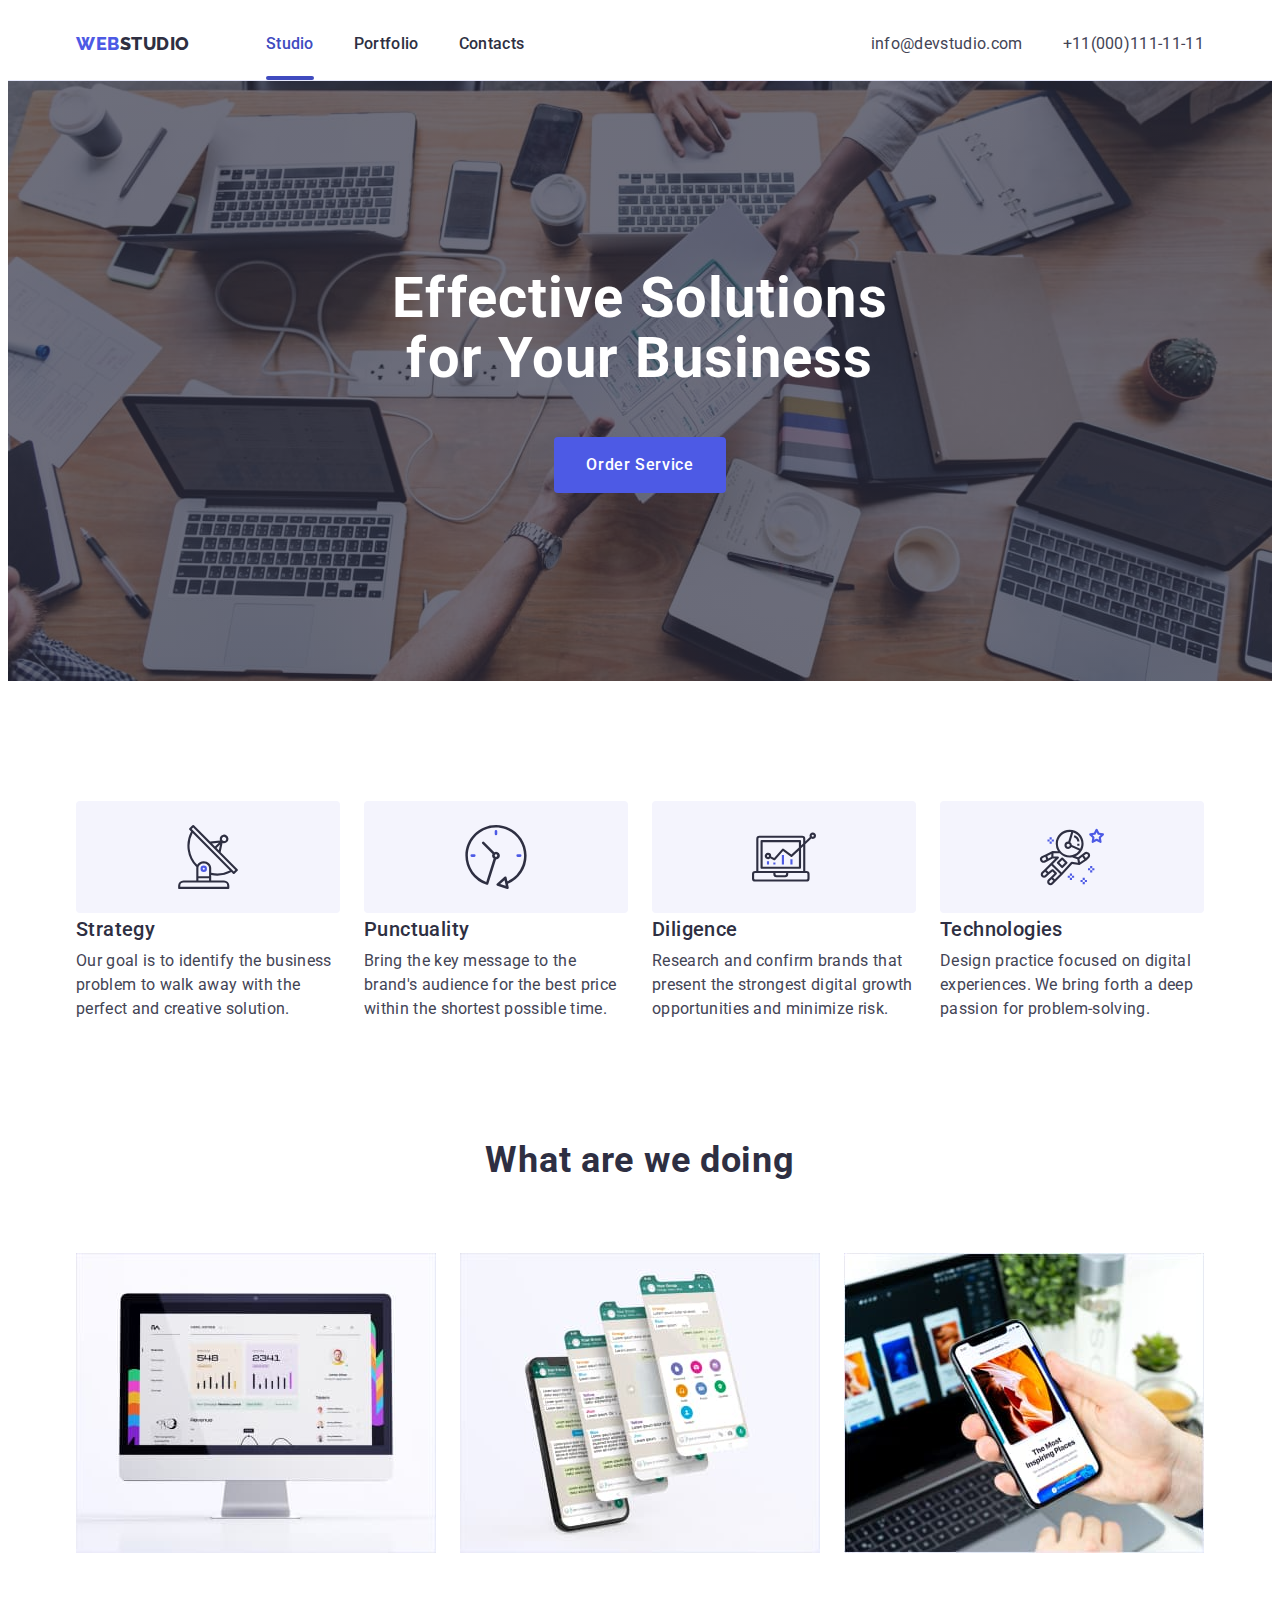
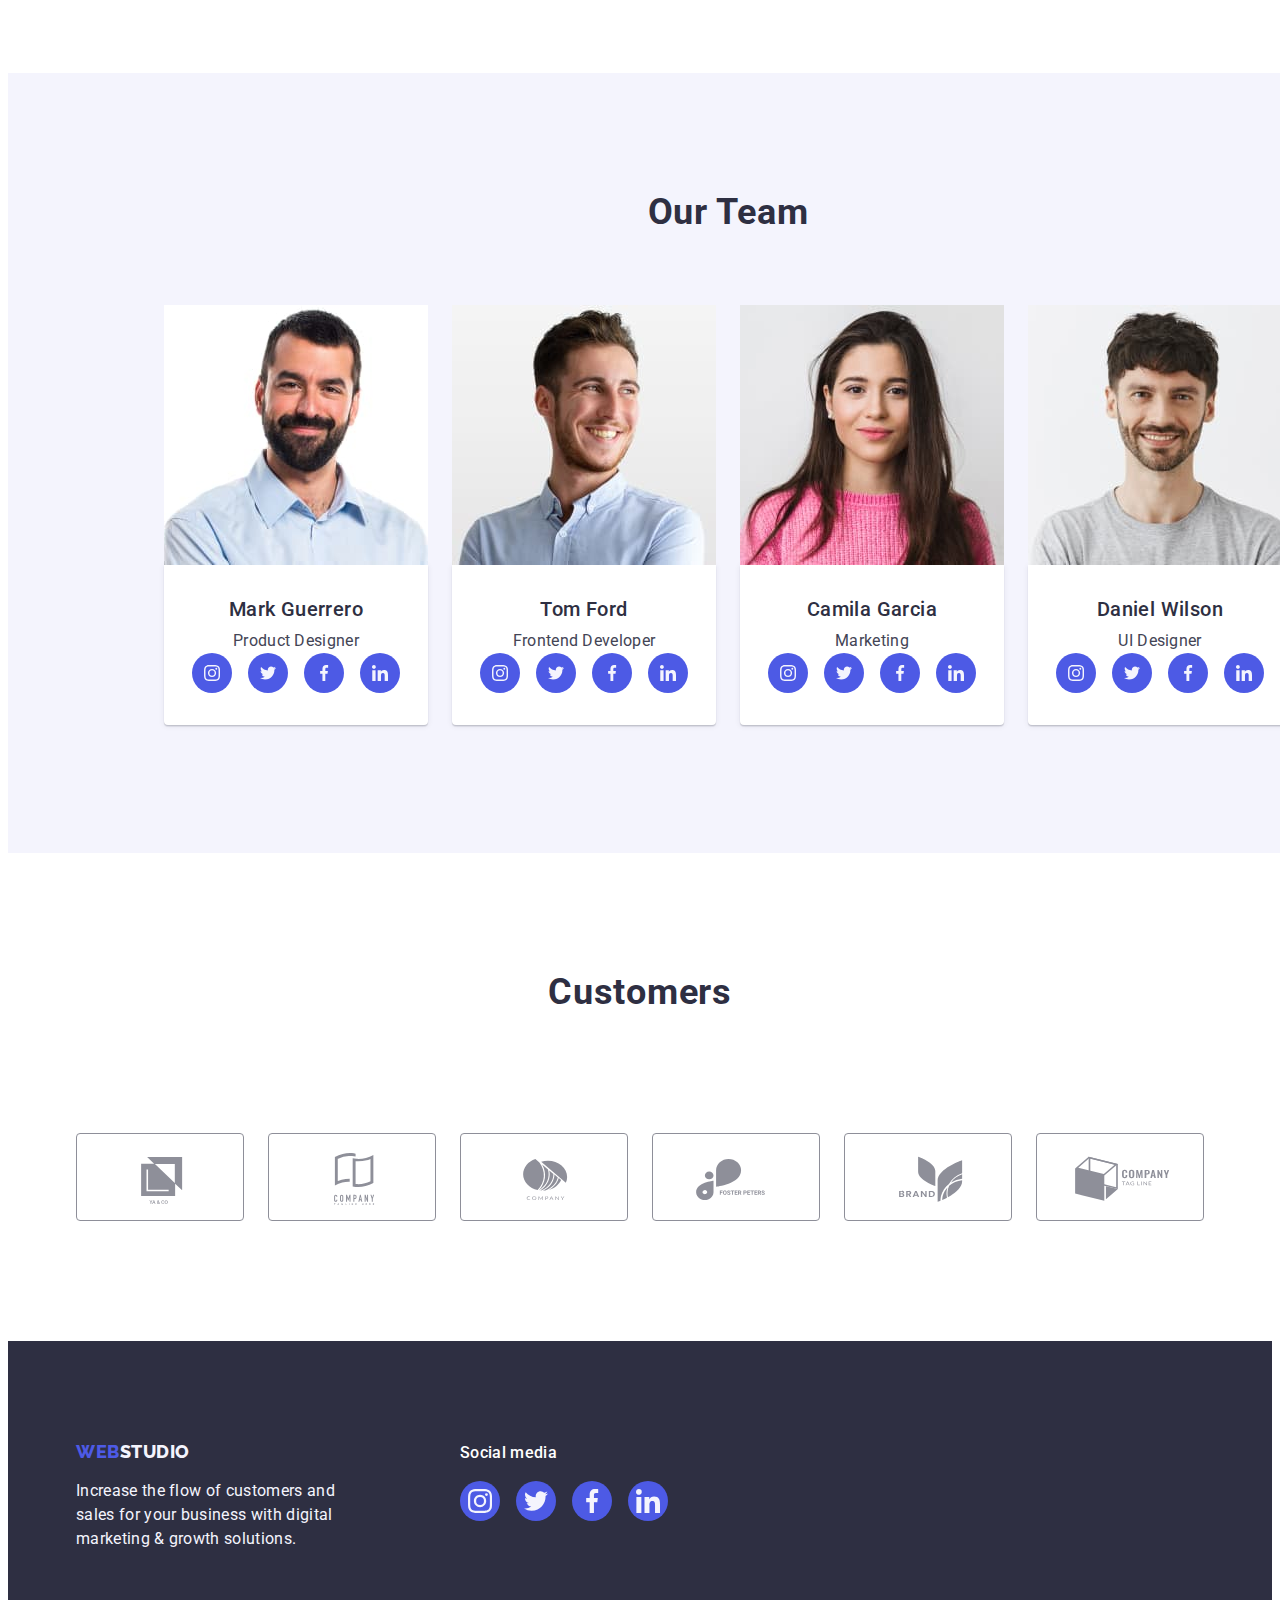
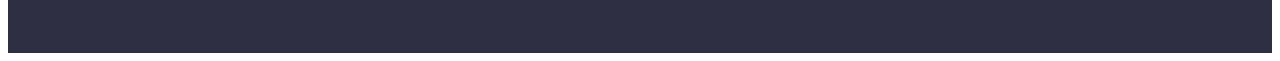
<file: index.html>
<!DOCTYPE html>
<html lang="en">
  <head>
    <meta charset="UTF-8" />
    <meta name="viewport" content="width=device-width, initial-scale=1.0" />
    <title>Main</title>
    <link rel="preconnect" href="https://fonts.googleapis.com" />
    <link rel="preconnect" href="https://fonts.gstatic.com" crossorigin />
    <link
      href="https://fonts.googleapis.com/css2?family=Abel&family=Montserrat:wght@400;700&family=Raleway:wght@800&family=Roboto:wght@400;500;700;900&display=swap"
      rel="stylesheet"
    />
    <link
      rel="stylesheet"
      href="https://cdnjs.cloudflare.com/ajax/libs/modern-normalize/2.0.0/modern-normalize.min.css"
      integrity="sha512-4xo8blKMVCiXpTaLzQSLSw3KFOVPWhm/TRtuPVc4WG6kUgjH6J03IBuG7JZPkcWMxJ5huwaBpOpnwYElP/m6wg=="
      crossorigin="anonymous"
      referrerpolicy="no-referrer"
    />
    <link rel="stylesheet" href="styles.css" />
  </head>
  <body>
    <header class="page-header">
      <div class="container header-wrapper">
          <nav>
            <a href="./index.html" class="logo-web"
              >Web<span class="logo-studio">Studio</span></a
            >
            <ul class="contact">
              <li>
                <a href="index.html" class="studio-portfolio-contacts current-page"
                  >Studio</a
                >
              </li>
              <li>
                <a href="./portfolio.html" class="studio-portfolio-contacts"
                  >Portfolio</a
                >
              </li>
              <li>
                <a href="#Contacts" class="studio-portfolio-contacts"
                  >Contacts</a
                >
              </li>
            </ul>
          </nav>
            <address class="main-address">
            <ul class="mail-nr">
              <li>
                <a href="mailto:info@devstudio.com" class="contacts"
                  >info@devstudio.com</a
                >
              </li>
              <li>
                <a href="tell:+11(000)111-11-11" class="contacts"
                  >+11(000)111-11-11</a
                >
              </li>
            </ul>
        </address>
      </div>
    </header>
    <main>
      <section class="main-heading">
        <div class="container">
        <h1 class="main-title">Effective Solutions for Your Business</h1>
        <button type="button" class="button-order-service" data-modal-open>
          Order Service
        </button>
      </div>
      </section>
      <section class="feature-sect">
      <div class="container">
        <ul class="features-list">
          <li class="feat-width">
            <svg class="feature-icon" width="64px"  height="64px">
              <use href="./images/icons.svg#icon-antenna-1"></use>
            </svg>
            <h3 class="skills">Strategy</h3>
            <p class="description-skills">
              Our goal is to identify the business<br />
              problem to walk away with the<br />
              perfect and creative solution.
            </p>
          </li>
          <li class="feat-width">
            <svg class="feature-icon" width="64px"  height="64px">
              <use href="./images/icons.svg#icon-clock-1"></use>
            </svg>
            <h3 class="skills">Punctuality</h3>
            <p class="description-skills">
              Bring the key message to the<br />
              brand's audience for the best price<br />
              within the shortest possible time.
            </p>
          </li>
          <li class="feat-width">
            <svg class="feature-icon" width="64px"  height="64px">
              <use href="./images/icons.svg#icon-diagram-1"></use>
            </svg>
            <h3 class="skills">Diligence</h3>
            <p class="description-skills">
              Research and confirm brands that<br />
              present the strongest digital growth<br />
              opportunities and minimize risk.
            </p>
          </li>
          <li class="feat-width">
            <svg class="feature-icon" width="64px"  height="64px">
              <use href="./images/icons.svg#icon-astronaut-1"></use>
            </svg>
            <h3 class="skills">Technologies</h3>
            <p class="description-skills">
              Design practice focused on digital<br />
              experiences. We bring forth a deep<br />
              passion for problem-solving.
            </p>
          </li>
        </ul>
      </section>
      <section class="what-we-do">
      <div class="container">
          <h2 class="second-header-one">What are we doing</h2>
          <ul class="pics">
            <li>
              <img
                src="images/photo3.jpg"
                alt="the macbook is showing some diagrams"
                width="360"
                height="300"
              />
            </li>
            <li>
              <img
                src="images/photo1.jpg"
                alt="the smartphone is showing new features in whatsapp"
                width="360"
                height="300"
              />
            </li>
            <li>
              <img
                src="images/photo2.jpg"
                alt="the man is holding smartphone and showing interesting things"
                width="360"
                height="300"
              />
            </li>
          </ul>
        </section>
      </div>
      <section class="our-team">
      <div class="container">
        <h2 class="second-header-two">Our Team</h2>
        <ul class="team-list">
          <li>
            <img
              src="images/photo3.1.jpg"
              alt="the man with a black bird who is smiling"
              width="264"
              height="260"
            />
            <div class="background-stuff">
              <h3 class="stuff">Mark Guerrero</h3>
              <p class="competence">Product Designer</p>
               <ul class="media-list">
                <li class="media-icon-round">
                  <a href="#">
              <svg width="16px" height="16px">
                <use href="./images/icons.svg#icon-instagram-2"></use>
              </svg></a>
            </li>
            <li class="media-icon-round">
              <a href="#">
              <svg  width="16px" height="16px">
                <use href="./images/icons.svg#icon-twitter-1"></use>
              </svg></a>
            </li>
              <li class="media-icon-round">
                <a href="#">
              <svg width="16px" height="16px">
                <use href="./images/icons.svg#icon-facebook-1"></use>
              </svg></a>
            </li>
              <li class="media-icon-round">
                <a href="#">
              <svg width="16px" height="16px">
                <use href="./images/icons.svg#icon-linkedin-1"></use>
              </svg></a>
            </li>
            </ul>
            </div>
          </li>
          <li>
            <img
              src="images/photo4.jpg"
              alt="the man who is smiling and looking to the side"
              width="264"
              height="260"
            />
            <div class="background-stuff">
              <h3 class="stuff">Tom Ford</h3>
              <p class="competence">Frontend Developer</p>
              <ul class="media-list">
                <li class="media-icon-round">
                  <a href="#">
              <svg width="16px" height="16px">
                <use href="./images/icons.svg#icon-instagram-2"></use>
              </svg></a>
            </li>
              <li class="media-icon-round">
                <a href="#">
              <svg width="16px" height="16px">
                <use href="./images/icons.svg#icon-twitter-1"></use>
              </svg></a>
            </li>
              <li class="media-icon-round">
                <a href="#">
              <svg width="16px" height="16px">
                <use href="./images/icons.svg#icon-facebook-1"></use>
              </svg></a>
              <li class="media-icon-round">
                <a href="#">
              <svg width="16px" height="16px">
                <use href="./images/icons.svg#icon-linkedin-1"></use>
              </svg></a>
            </li>
            </ul>
            </div>
          </li>
          <li>
            <img
              src="images/photo5.jpg"
              alt="the young women with brown hair"
              width="264"
              height="260"
            />
            <div class="background-stuff">
              <h3 class="stuff">Camila Garcia</h3>
              <p class="competence">Marketing</p>
              <ul class="media-list">
                <li class="media-icon-round">
                  <a href="#">
              <svg width="16px" height="16px">
                <use href="./images/icons.svg#icon-instagram-2"></use>
              </svg></a>
            </li>
              <li class="media-icon-round">
                <a href="#">
              <svg width="16px" height="16px">
                <use href="./images/icons.svg#icon-twitter-1"></use>
              </svg></a>
            </li>
              <li class="media-icon-round">
                <a href="#">
              <svg width="16px" height="16px">
                <use href="./images/icons.svg#icon-facebook-1"></use>
              </svg></a>
            </li>
              <li class="media-icon-round">
                <a href="#">
              <svg width="16px" height="16px">
                <use href="./images/icons.svg#icon-linkedin-1"></use>
              </svg></a>
            </li>
            </ul>
            </div>
          </li>
          <li>
            <img
              src="images/photo6.jpg"
              alt="the man with brown hair who is smiling"
              width="264"
              height="260"
            />
            <div class="background-stuff">
              <h3 class="stuff">Daniel Wilson</h3>
              <p class="competence">UI Designer</p>
              <ul class="media-list">
                <li class="media-icon-round">
                  <a href="#">
              <svg width="16px" height="16px">
                <use href="./images/icons.svg#icon-instagram-2"></use>
              </svg></a>
            </li>
              <li class="media-icon-round">
                <a href="#">
              <svg width="16px" height="16px">
                <use href="./images/icons.svg#icon-twitter-1"></use>
              </svg></a>
            </li>
              <li class="media-icon-round">
                <a href="#">
              <svg width="16px" height="16px">
                <use href="./images/icons.svg#icon-facebook-1"></use>
              </svg></a>
            </li>
              <li class="media-icon-round">
                <a href="#">
              <svg width="16px" height="16px">
                <use href="./images/icons.svg#icon-linkedin-1"></use>
              </svg></a>
            </ul>
            </div>
          </li>
        </ul>
      </div>
      </section>
      <section class="customers">
        <div class="container"></div>
        <h2 class="header-customers">Customers</h2>
        <ul class="custom-list">
          <li class="icon-border">
          <a class="customers-hov" href="#">
             <svg width="168px" height="88px">
            <use href="./images/icons.svg#icon-Client-1"></use>
            </svg>
          </a>
        </li>
        <li class="icon-border">
          <a class="customers-hov" href="#"> 
            <svg width="168px" height="88px">
            <use href="./images/icons.svg#icon-Client-2"></use>
            </svg>
          </a>
        </li>
          <li class="icon-border">
          <a class="customers-hov" href="#"> 
            <svg width="168px" height="88px">
            <use href="./images/icons.svg#icon-Client-3"></use>
            </svg>
          </a>
        </li>
          <li class="icon-border">
          <a class="customers-hov" href="#"> 
            <svg width="168px" height="88px">
            <use href="./images/icons.svg#icon-Client-4"></use>
            </svg>
          </a>
        </li>
          <li class="icon-border">
          <a  href="#"> 
            <svg class="customers-hov" width="168px" height="88px">
            <use href="./images/icons.svg#icon-Client-5"></use>
            </svg>
          </a>
        </li>
          <li class="icon-border">
          <a class="customers-hov" href="#"> 
            <svg width="168px" height="88px">
            <use href="./images/icons.svg#icon-Client-6"></use>
            </svg>
          </a>
        </li>
        </ul>
      </section>
    </main>
    <footer class="footer-background">
      <div class="container footer-add">
      <div><a class="logo-web-footer" href="./index.html"
        >Web<span class="logo-studio-footer">Studio</span></a
      >
      <p class="footer-description">
        Increase the flow of customers and sales for your business with
        digital marketing & growth solutions.
      </p>
    </div>
      <div class="footer-wrapper">
      <p class="footer-header-media">Social media</p>
      <ul class="media-list">
        <li class="media-footer-round">
          <a href="#">
      <svg class="social-media" width="24px" height="24px">
        <use href="./images/icons.svg#icon-instagram-2"></use>
      </svg></a>
    </li>
      <li class="media-footer-round">
        <a href="#">
      <svg class="social-media" width="24px" height="24px">
        <use href="./images/icons.svg#icon-twitter-1"></use>
      </svg></a>
    </li>
      <li class="media-footer-round">
        <a href="#">
      <svg class="social-media" width="24px" height="24px">
        <use href="./images/icons.svg#icon-facebook-1"></use>
      </svg></a>
      <li class="media-footer-round">
        <a href="#">
      <svg class="social-media" width="24px" height="24px">
        <use href="./images/icons.svg#icon-linkedin-1"></use>
      </svg></a>
    </li>
    </ul>
  </div>
  </div>
  </footer>
  
  <div class="modal is-hidden" data-modal>
   <div class="modal-body">
    <button class="modal-close" data-modal-close>
      <svg width="8px" height="8px">
        <use href="./images/close-button.svg#icon-close-button"></use>
      </svg>
    </button>
   </div>
  </div>

  <script src="./js/modal.js"></script>
  </body>
</html>
</file>
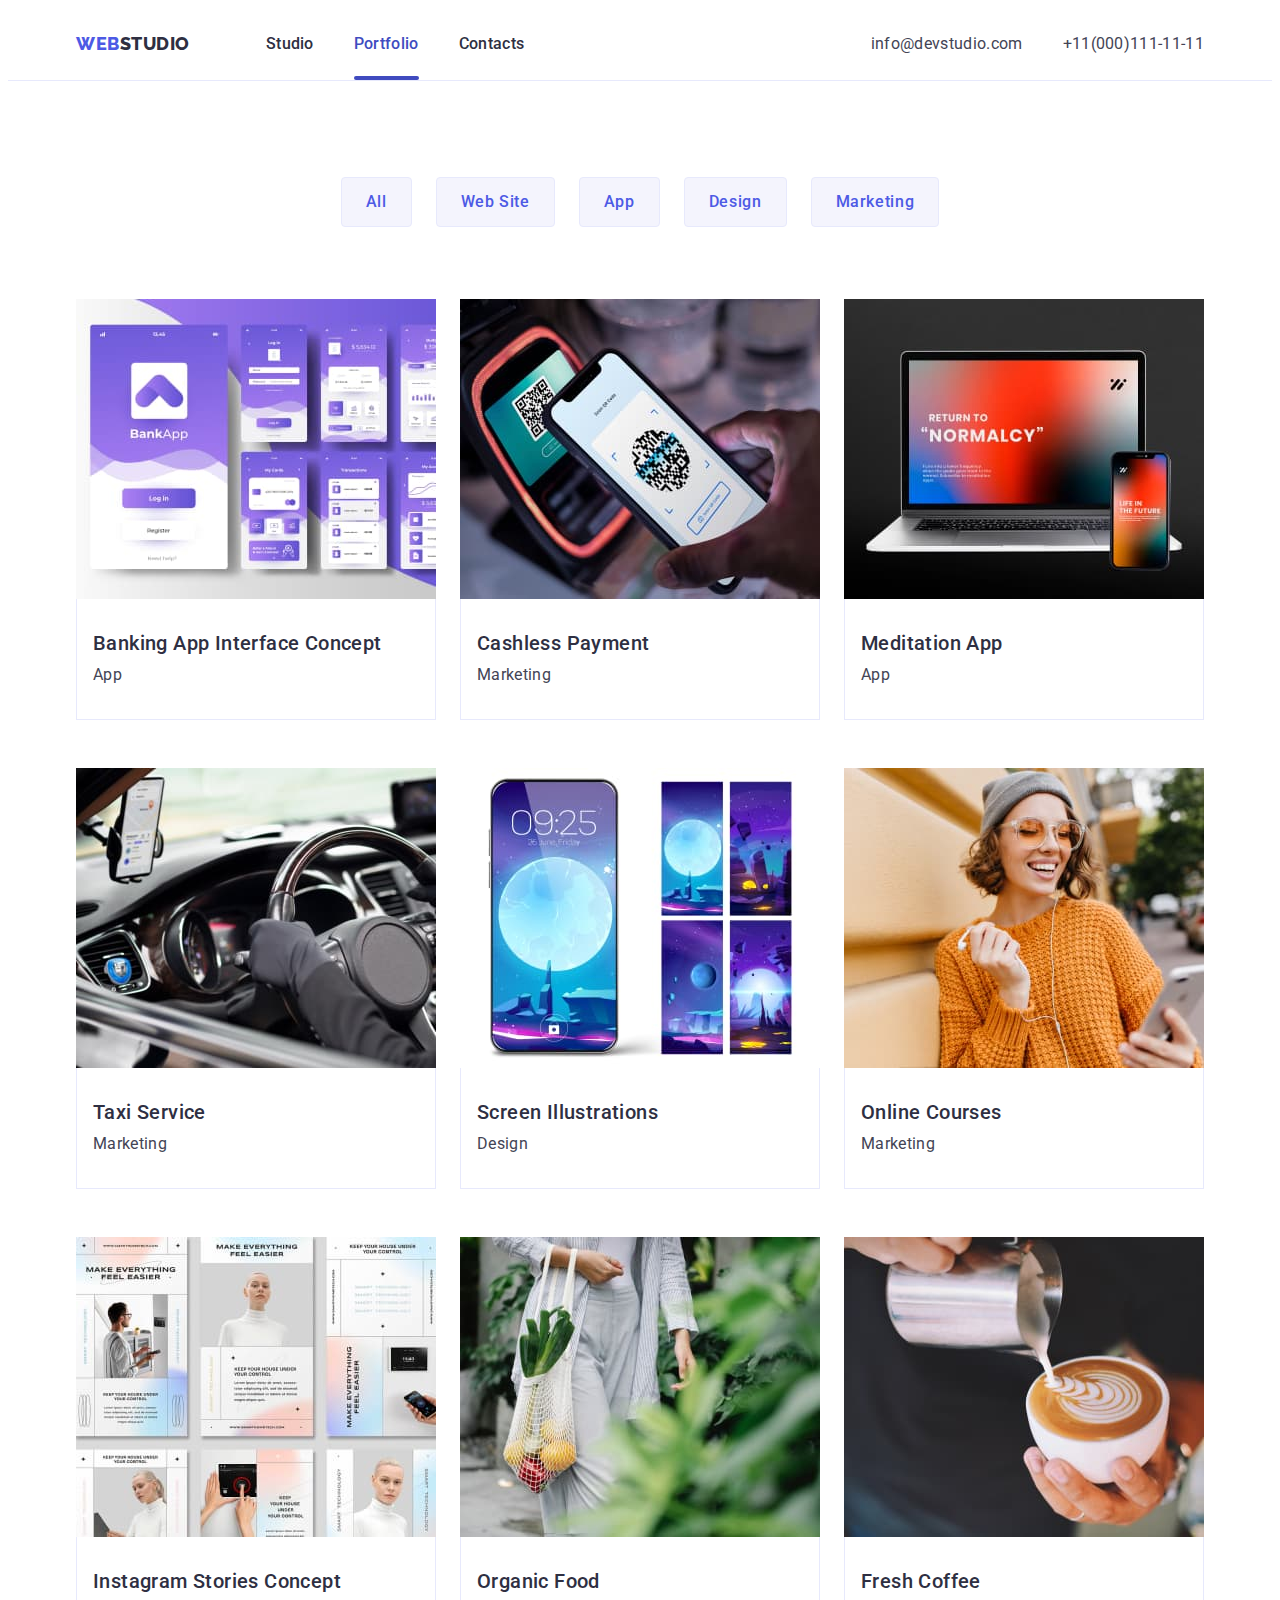
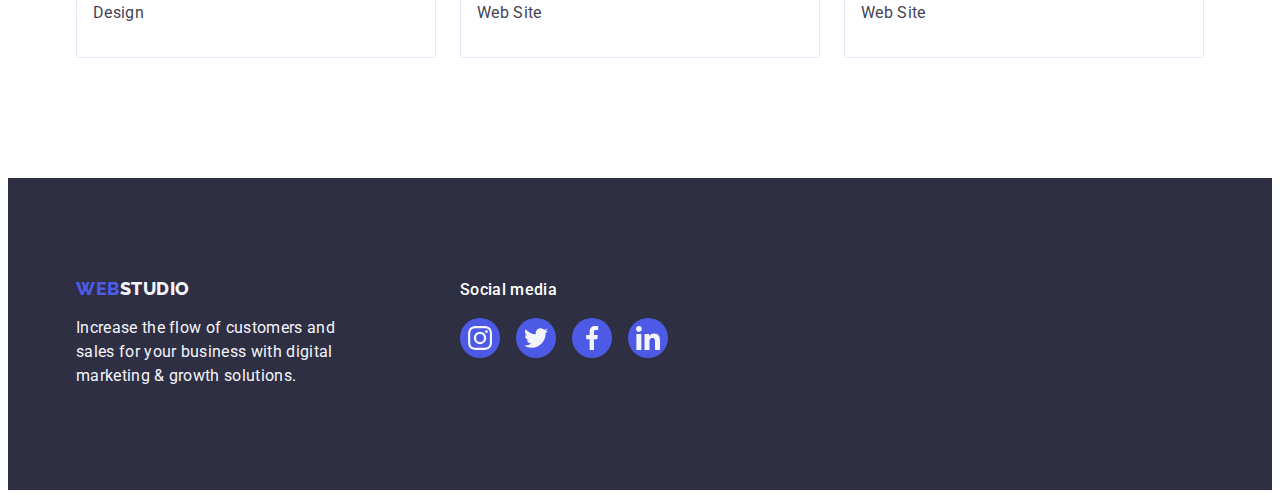
<file: portfolio.html>
<!DOCTYPE html>
<html lang="en">
  <head>
    <meta charset="UTF-8" />
    <meta name="viewport" content="width=device-width, initial-scale=1.0" />
    <title>Portfolio</title>
    <link rel="preconnect" href="https://fonts.googleapis.com" />
    <link rel="preconnect" href="https://fonts.gstatic.com" crossorigin />
    <link
      href="https://fonts.googleapis.com/css2?family=Abel&family=Montserrat:wght@400;700&family=Raleway:wght@700;800&family=Roboto:wght@400;500;700;900&display=swap"
      rel="stylesheet"
    />
    <link
      rel="stylesheet"
      href="https://cdnjs.cloudflare.com/ajax/libs/modern-normalize/2.0.0/modern-normalize.min.css"
      integrity="sha512-4xo8blKMVCiXpTaLzQSLSw3KFOVPWhm/TRtuPVc4WG6kUgjH6J03IBuG7JZPkcWMxJ5huwaBpOpnwYElP/m6wg=="
      crossorigin="anonymous"
      referrerpolicy="no-referrer"
    />
    <link rel="stylesheet" href="styles.css" />
  </head>
  <body>
    <header class="page-header">
      <div class="container header-wrapper">
        <nav>
          <a href="./index.html" class="logo-web"
            >Web<span class="logo-studio">Studio</span></a
          >
          <ul class="contact">
            <li>
              <a href="index.html" class="studio-portfolio-contacts">Studio</a>
            </li>
            <li>
              <a href="./portfolio.html" class="studio-portfolio-contacts current-page"
                >Portfolio</a
              >
            </li>
            <li>
              <a href="#Contacts" class="studio-portfolio-contacts">Contacts</a>
            </li>
          </ul>
        </nav>
        <address class="main-address">
          <ul class="mail-nr">
            <li>
              <a href="mailto:info@devstudio.com" class="contacts"
                >info@devstudio.com</a
              >
            </li>
            <li>
              <a href="tell:+11(000)111-11-11" class="contacts"
                >+11(000)111-11-11</a
              >
            </li>
          </ul>
        </address>
      </div>
    </header>
    <main>
      <h1 class="visually-hidden">Portfolio</h1>
      <h2 class="visually-hidden">Con</h2>
      <section class="nishes">
        <div class="container">
          <ul class="serv-list">
            <li><button class="service-buttons" type="button">All</button></li>
            <li><button class="service-buttons" type="button">Web Site</button></li>
            <li><button class="service-buttons" type="button">App</button></li>
            <li><button class="service-buttons" type="button">Design</button></li>
            <li><button class="service-buttons" type="button">Marketing</button></li>
          </ul>
          <ul class="apps">
            <li>
              <a href="#">
                <div class="card-image-wrapper">
              <img
                src="images/photo(44).jpg"
                alt="Bank application's purple and white design"
                width="360"
                height="300"
              />
              <div class="card-image-description"><p>14 Stylish and User-Friendly App Design Concepts · 
                Task Manager App · Calorie Tracker App · Exotic Fruit Ecommerce 
                App · Cloud Storage App</p>
              </div></div>
              <div class="border-img">
                <h3 class="third-header">Banking App Interface Concept</h3>
                <p class="description">App</p>
              </div>
            </a>
            </li>
            <li>
              <a href="#">
                <div class="card-image-wrapper">
              <img
                src="images/photo(55).jpg"
                alt="The man is scanning QR code"
                width="360"
                height="300"
              />
              <div class="card-image-description"><p>14 Stylish and User-Friendly App Design Concepts · 
                Task Manager App · Calorie Tracker App · Exotic Fruit Ecommerce 
                App · Cloud Storage App</p>
              </div></div>
              <div class="border-img">
                <h3 class="third-header">Cashless Payment</h3>
                <p class="description">Marketing</p>
              </div>
            </a>
            </li>
            <li>
              <a href="#">
                <div class="card-image-wrapper">
              <img
                src="images/photo(66).jpg"
                alt="The laptop and smartphone on the black background"
                width="360"
                height="300"
              />
              <div class="card-image-description"><p>14 Stylish and User-Friendly App Design Concepts · 
                Task Manager App · Calorie Tracker App · Exotic Fruit Ecommerce 
                App · Cloud Storage App</p>
              </div></div>
              <div class="border-img">
                <h3 class="third-header">Meditation App</h3>
                <p class="description">App</p>
              </div>
            </a>
            </li>
            <li>
              <a href="#">
                <div class="card-image-wrapper">
              <img
                src="images/photo(77).jpg"
                alt="The man is holding steering wheel in black gloves"
                width="360"
                height="300"
              />
              <div class="card-image-description"><p>14 Stylish and User-Friendly App Design Concepts · 
                Task Manager App · Calorie Tracker App · Exotic Fruit Ecommerce 
                App · Cloud Storage App</p>
              </div></div>
              <div class="border-img">
                <h3 class="third-header">Taxi Service</h3>
                <p class="description">Marketing</p>
              </div>
            </a>
            </li>
            <li>
              <a href="#">
                <div class="card-image-wrapper">
              <img
                src="images/photo(88).jpg"
                alt="The smartphone with different designs of the main screen"
                width="360"
                height="300"
              />
              <div class="card-image-description"><p>14 Stylish and User-Friendly App Design Concepts · 
                Task Manager App · Calorie Tracker App · Exotic Fruit Ecommerce 
                App · Cloud Storage App</p>
              </div></div>
              <div class="border-img">
                <h3 class="third-header">Screen Illustrations</h3>
                <p class="description">Design</p>
              </div>
            </a>
            </li>
            <li>
              <a href="#">
                <div class="card-image-wrapper">
              <img
                src="images/photo(99).jpg"
                alt="The woman in orange blouse is looking at the smartphone and smiling"
                width="360"
                height="300"
              />
              <div class="card-image-description"><p>14 Stylish and User-Friendly App Design Concepts · 
                Task Manager App · Calorie Tracker App · Exotic Fruit Ecommerce 
                App · Cloud Storage App</p>
              </div></div>
              <div class="border-img">
                <h3 class="third-header">Online Courses</h3>
                <p class="description">Marketing</p>
              </div>
            </a>
            </li>
            <li>
              <a href="#">
                <div class="card-image-wrapper">
              <img
                src="images/photo(10).jpg"
                alt="Different designs of the application"
                width="360"
                height="300"
              />
              <div class="card-image-description"><p>14 Stylish and User-Friendly App Design Concepts · 
                Task Manager App · Calorie Tracker App · Exotic Fruit Ecommerce 
                App · Cloud Storage App</p>
              </div></div>
              <div class="border-img">
                <h3 class="third-header">Instagram Stories Concept</h3>
                <p class="description">Design</p>
              </div>
            </a>
            </li>
            <li>
              <a href="#">
                <div class="card-image-wrapper">
              <img
                src="images/photo(11).jpg"
                alt="The woman is holding vegetables in her bag"
                width="360"
                height="300"
              />
              <div class="card-image-description"><p>14 Stylish and User-Friendly App Design Concepts · 
                Task Manager App · Calorie Tracker App · Exotic Fruit Ecommerce 
                App · Cloud Storage App</p>
              </div></div>
              <div class="border-img">
                <h3 class="third-header">Organic Food</h3>
                <p class="description">Web Site</p>
              </div>
            </a>
            </li>
            <li>
              <a href="#">
                <div class="card-image-wrapper">
              <img
                src="images/photo(12).jpg"
                alt="The man is making latte art in the cup"
                width="360"
                height="300"
              />
              <div class="card-image-description"><p>14 Stylish and User-Friendly App Design Concepts · 
                Task Manager App · Calorie Tracker App · Exotic Fruit Ecommerce 
                App · Cloud Storage App</p>
              </div></div>
              <div class="border-img">
                <h3 class="third-header">Fresh Coffee</h3>
                <p class="description">Web Site</p>
              </div>
            </a>
             
            </li>
          </ul>
        </div>
      </section>
    </main>
    <footer class="footer-background">
      <div class="container footer-add">
      <div><a class="logo-web-footer" href="./index.html"
        >Web<span class="logo-studio-footer">Studio</span></a
      >
      <p class="footer-description">
        Increase the flow of customers and sales for your business with
        digital marketing & growth solutions.
      </p>
    </div>
      <div class="footer-wrapper">
      <p class="footer-header-media">Social media</p>
      <ul class="media-list">
        <li class="media-footer-round">
          <a href="#">
      <svg class="social-media" width="24px" height="24px">
        <use href="./images/icons.svg#icon-instagram-2"></use>
      </svg></a>
    </li>
      <li class="media-footer-round">
        <a href="#">
      <svg class="social-media" width="24px" height="24px">
        <use href="./images/icons.svg#icon-twitter-1"></use>
      </svg></a>
    </li>
      <li class="media-footer-round">
        <a href="#">
      <svg class="social-media" width="24px" height="24px">
        <use href="./images/icons.svg#icon-facebook-1"></use>
      </svg></a>
      <li class="media-footer-round">
        <a href="#">
      <svg class="social-media" width="24px" height="24px">
        <use href="./images/icons.svg#icon-linkedin-1"></use>
      </svg></a>
    </li>
    </ul>
  </div>
  </div>
  </footer>
    </div>
  </body>
</html>
</file>
<file: styles.css>
*,
*::before,
*::after {
  box-sizing: border-box;
}
html {
  overflow: auto;
  box-sizing: border-box;
}
body {
  color: #2e2f42;
  font-family: "Roboto", sans-serif;
}
:root {
  --brand-color: #434455;
}
.container {
  width: 1158px;
  margin: 0 auto;
  padding: 0 15px;
}
.section {
  padding-top: 120px;
  padding-bottom: 120px;
}
h1,
h2,
h3,
h4,
h5,
h6,
p {
  margin: 0;
}
img {
  display: block;
  max-width: 100%;
  height: auto;
}
button {
  cursor: pointer;
  border: none;
  border-radius: 4px;
}
a {
  text-decoration: none;
}
ul,
ol {
  list-style: none;
  margin: 0;
  padding-left: 0;
}
.visually-hidden {
  position: absolute;
  width: 1px;
  height: 1px;
  margin: -1px;
  border: 0;
  padding: 0;

  white-space: nowrap;
  clip-path: inset(100%);
  clip: rect(0 0 0 0);
  overflow: hidden;
}
.header-wrapper {
  display: flex;
  align-items: center;
}
.page-header {
  border-bottom: 1px solid var(--cornflower, #e7e9fc);
}
.header-wrapper > nav {
  display: flex;
  gap: 76px;
}
.main-address {
  margin-left: auto;
}
.contact {
  display: flex;
  gap: 40px;
  margin: 0;
  padding: 0;
}
.mail-nr {
  display: flex;
  gap: 40px;
  margin: 0;
  padding: 0;
}
nav {
  align-items: center;
  margin-right: 0px;
}
.logo-web {
  color: #4d5ae5;
  font-family: "Raleway", sans-serif;
  font-size: 18px;
  font-style: normal;
  font-weight: 800;
  line-height: 1.17;
  text-transform: uppercase;
  letter-spacing: 0.54px;
}
.logo-web:focus {
  background-color: inherit;
  border-style: none;
}
.logo-studio {
  color: #2e2f42;
  margin: auto;
  display: inline;
  padding-right: 0;
}
.logo-studio-footer {
  color: #f4f4fd;
}
.logo-web-footer {
  color: #4d5ae5;
  font-family: "Raleway", sans-serif;
  font-size: 18px;
  font-style: normal;
  font-weight: 800;
  line-height: 1.17;
  text-transform: uppercase;
  letter-spacing: 0.54px;
  display: inline-flex;
  margin: 0;
  margin-bottom: 17px;
}

.studio-portfolio-contacts {
  font-size: 16px;
  font-style: normal;
  font-weight: 500;
  line-height: 1.5;
  color: #2e2f42;
  letter-spacing: 0.32px;
  padding: 24px 0;
  display: block;
}
.studio-portfolio-contacts:hover,
.studio-portfolio-contacts:focus {
  color: #404bbf;
  background-color: inherit;
  border-style: none;
  transition-duration: 250ms;
  transition-timing-function: cubic-bezier(0.4, 0, 0.2, 1);
}
.current-page {
  position: relative;
  color: #404bbf;
}
.current-page::after {
  position: absolute;
  content: "";
  width: 100%;
  height: 4px;
  left: 0;
  bottom: 0;
  border-radius: 2px;
  background: var(--ocean, #404bbf);
  gap: 20px;
}
.contacts {
  color: var(--brand-color);
  font-size: 16px;
  font-style: normal;
  font-weight: 400;
  line-height: 1.5;
  letter-spacing: 0.32px;
}
.contacts:hover,
.contacts:focus {
  color: #404bbf;
  background-color: inherit;
  border-style: none;
  transition-duration: 250ms;
  transition-timing-function: cubic-bezier(0.4, 0, 0.2, 1);
}
.main-heading {
  background-image: linear-gradient(to bottom, #2e2f42b2, #2e2f42b2),
    url("images/people.jpg");
  background-repeat: no-repeat;
  background-position: center;
  padding: 188px 0;
  text-align: center;
  max-width: 1440px;
  height: 600px;
  margin: 0 auto;
}
.main-title {
  color: #ffffff;
  font-size: 56px;
  font-style: normal;
  font-weight: 700;
  line-height: 1.07;
  letter-spacing: 1.12px;
  max-width: 496px;
  margin: 0 auto;
  margin-bottom: 48px;
}
.button-order-service {
  color: #ffffff;
  background-color: #4d5ae5;
  font-size: 16px;
  font-style: normal;
  font-weight: 500;
  line-height: 1.5;
  letter-spacing: 0.64px;
  font-family: inherit;
  display: inline-flex;
  padding: 16px 32px;
  gap: 10px;
}
.button-order-service:hover,
.button-order-service:focus {
  background-color: #404bbf;
  transition-duration: 250ms;
  transition-timing-function: cubic-bezier(0.4, 0, 0.2, 1);
}
.feature-sect {
  padding: 120px 0;
}
.features-list {
  display: flex;
  gap: 24px;
  margin-right: 0;
}
.feat-width {
  width: 264px;
}
.feature-icon {
  box-sizing: content-box;
  background-color: #f4f4fd;
  width: 100%;
  border-radius: 4px;
  padding-top: 24px;
  padding-bottom: 24px;
}
.what-we-do {
  padding-bottom: 120px;
}
.second-header-one {
  font-size: 36px;
  font-style: normal;
  font-weight: 700;
  line-height: 1.11;
  letter-spacing: 0.72px;
  color: #2e2f42;
  text-align: center;
  margin-bottom: 72px;
}
.pics {
  display: flex;
  gap: 24px;
}
.team-list {
  display: flex;
  gap: 24px;
}
.second-header-two {
  font-size: 36px;
  font-style: normal;
  font-weight: 700;
  line-height: 1.11;
  letter-spacing: 0.72px;
  color: #2e2f42;
  text-align: center;
  margin-bottom: 72px;
}
.our-team {
  background: var(--cloud, #f4f4fd);
  padding: 120px 0;
  margin: 0 auto;
  width: 1440px;
  height: 780px;
}
.third-header {
  font-size: 20px;
  font-style: normal;
  font-weight: 500;
  line-height: 1.2;
  letter-spacing: 0.4px;
  color: #2e2f42;
}
.skills {
  font-size: 20px;
  font-style: normal;
  font-weight: 500;
  line-height: 1.2;
  letter-spacing: 0.4px;
  color: #2e2f42;
  margin-bottom: 8px;
}
.description-skills {
  color: var(--brand-color);
  font-size: 16px;
  font-style: normal;
  font-weight: 400;
  line-height: 1.5;
  letter-spacing: 0.32px;
}
.stuff {
  font-size: 20px;
  font-style: normal;
  font-weight: 500;
  line-height: 1.2;
  letter-spacing: 0.4px;
  color: #2e2f42;
  text-align: center;
  margin-top: 0px;
}
.competence {
  color: var(--brand-color);
  font-size: 16px;
  font-style: normal;
  font-weight: 400;
  line-height: 1.5;
  letter-spacing: 0.32px;
  text-align: center;
  margin-top: 8px;
}
.background-stuff {
  padding: 32px 0;
  border-radius: 0px 0px 4px 4px;
  background: var(--white, #fff);
  box-shadow: 0px 2px 1px 0px rgba(46, 47, 66, 0.08),
    0px 1px 1px 0px rgba(46, 47, 66, 0.16),
    0px 1px 6px 0px rgba(46, 47, 66, 0.08);
}
.background-stuff:hover,
:focus {
  box-shadow: 0px 2px 1px 0px rgba(46, 47, 66, 0.08),
    0px 1px 1px 0px rgba(46, 47, 66, 0.16),
    0px 1px 6px 0px rgba(46, 47, 66, 0.08);
  transition-duration: 250ms;
  transition-timing-function: cubic-bezier(0.4, 0, 0.2, 1);
}
.background-stuff > img {
  margin-bottom: 0px;
  padding-bottom: 120 0;
}
.nishes {
  padding-top: 96px;
  padding-bottom: 120px;
}
.apps {
  display: flex;
  gap: 48px 24px;
  flex-wrap: wrap;
}

.card-image-wrapper {
  position: relative;
  overflow: hidden;
}
.card-image-wrapper > img {
  display: block;
  max-width: 100%;
  height: 100%;
}

.card-image-description {
  width: 360px;
  height: 300px;
  position: absolute;
  inset: 0;
  background-color: var(--iris, #4d5ae5);
  translate: 0 100% 0;
  transition: translate 250ms;
  color: var(--cloud, #f4f4fd);
  font-family: "Roboto", sans-serif;
  font-size: 16px;
  font-style: normal;
  font-weight: 400;
  line-height: 24px;
  letter-spacing: 0.32px;
  padding-top: 40px;
  padding-left: 32px;
}
.apps a:hover .card-image-description {
  translate: 0;
  transition-duration: 250ms;
  transition-timing-function: cubic-bezier(0.4, 0, 0.2, 1);
}
.description {
  color: var(--brand-color);
  font-size: 16px;
  font-style: normal;
  font-weight: 400;
  line-height: 1.5;
  letter-spacing: 0.32px;
  margin-top: 8px;
}
.footer-background {
  background: #2e2f42;
  padding: 100px 0;
  max-width: 1440px;
  margin: 0 auto;
  height: 312px;
}
.footer-description {
  color: #f4f4fd;
  font-size: 16px;
  font-style: normal;
  font-weight: 400;
  line-height: 1.5;
  letter-spacing: 0.32px;
  max-width: 264px;
}
.service-buttons {
  color: #4d5ae5;
  font-size: 16px;
  font-style: normal;
  font-weight: 500;
  line-height: 1.5;
  letter-spacing: 0.64px;
  background-color: #f4f4fd;
  font-family: "Roboto", sans-serif;
  padding: 12px 24px;
  border: 1px solid var(--cornflower, #e7e9fc);
}
.service-buttons:hover,
.service-buttons:focus {
  background-color: #404bbf;
  color: white;
  box-shadow: 0px 2px 2px 0px rgba(0, 0, 0, 0.12),
    0px 1px 2px 0px rgba(0, 0, 0, 0.08), 0px 3px 1px 0px rgba(0, 0, 0, 0.1);
  transition-duration: 250ms;
  transition-timing-function: cubic-bezier(0.4, 0, 0.2, 1);
}
.serv-list {
  display: flex;
  gap: 24px;
  justify-content: center;
  margin-bottom: 72px;
}
a {
  text-decoration: none;
}
li {
  list-style: none;
}
.border-img {
  border-bottom: 1px solid var(--cornflower, #e7e9fc);
  border-left: 1px solid var(--cornflower, #e7e9fc);
  border-right: 1px solid var(--cornflower, #e7e9fc);
  padding: 32px 16px;
}
.apps > li:hover,
:focus {
  box-shadow: 0px 2px 1px 0px rgba(46, 47, 66, 0.08),
    0px 1px 1px 0px rgba(46, 47, 66, 0.16),
    0px 1px 6px 0px rgba(46, 47, 66, 0.08);
  transition-duration: 250ms;
  transition-timing-function: cubic-bezier(0.4, 0, 0.2, 1);
}
.media-list {
  display: flex;
  align-items: center;
  justify-content: center;
  gap: 16px;
}
.media-icon-round {
  width: 40px;
  height: 40px;
  border-radius: 50%;
  padding: 12px;
  background-color: var(--primary-brand, #4d5ae5);
  cursor: pointer;
}
.media-icon-round:hover,
:focus {
  background-color: var(--success, #404bbf);
  transition-duration: 250ms;
  transition-timing-function: cubic-bezier(0.4, 0, 0.2, 1);
}
.media-footer-round {
  width: 40px;
  height: 40px;
  border-radius: 50%;
  padding: 12px;
  background-color: var(--primary-brand, #4d5ae5);
  display: flex;
  justify-content: center;
  align-items: center;
}
.media-footer-round:hover,
:focus {
  background-color: var(--success, #31d0aa);
  transition-duration: 250ms;
  transition-timing-function: cubic-bezier(0.4, 0, 0.2, 1);
}
.customers {
  padding-bottom: 120px;
}
.customers-hov {
  fill: var(--subtle-text, #8e8f99);
}
.customers-hov:hover,
:focus {
  fill: var(--pressed-state, #404bbf);
  transition-duration: 250ms;
  transition-timing-function: cubic-bezier(0.4, 0, 0.2, 1);
}
.header-customers {
  font-size: 36px;
  font-style: normal;
  font-weight: 700;
  line-height: 1.11;
  letter-spacing: 0.72px;
  color: #2e2f42;
  text-align: center;
  margin-bottom: 72px;
  padding: 120px 0;
  margin: 0;
}
.icon-border {
  fill: var(--subtle-text, #8e8f99);
  width: 168px;
  height: 88px;
  border-radius: 4px;
  border: 1px solid var(--subtle-text, #8e8f99);
}
.icon-border:hover,
:focus {
  fill: var(--pressed-state, #404bbf);
  border: 1px solid var(--pressed-state, #404bbf);
  transition-duration: 250ms;
  transition-timing-function: cubic-bezier(0.4, 0, 0.2, 1);
}
.custom-list {
  display: flex;
  justify-content: center;
  gap: 24px;
  padding-top: 0px;
}
.custom-list:hover .custom-list:focus {
  fill: var(--pressed-state, #404bbf);
  border: 1px solid var(--pressed-state, #404bbf);
  transition-duration: 250ms;
  transition-timing-function: cubic-bezier(0.4, 0, 0.2, 1);
}
.footer-header-media {
  color: var(--white-background, #fff);
  font-family: "Roboto";
  font-size: 16px;
  font-weight: 500;
  line-height: 150%;
  letter-spacing: 0.32px;
  margin: 0px;
  margin-bottom: 16px;
}
.footer-wrapper {
  display: block;
  margin-left: 120px;
}
.footer-add {
  display: flex;
}
.social-media {
  margin-top: 4px;
}
.modal {
  position: fixed;
  top: 0;
  left: 0;
  width: 100%;
  height: 100%;
  z-index: 2;
  background-color: rgba(0, 0, 0, 0.2);
  transition: opacity 400ms;
}
.modal-body {
  position: absolute;
  top: 50%;
  left: 50%;
  transform: translate(-50%, -50%);
  width: 408px;
  height: 584px;
  background-color: var(--dairy, #fcfcfc);
  box-shadow: 0px 1px 3px rgba(0, 0, 0, 0.12), 0px 1px 1px rgba(0, 0, 0, 0.14),
    0px 2px 1px rgba(0, 0, 0, 0.2);
  border-radius: 4px;
}
.modal-close {
  position: absolute;
  top: 24px;
  right: 24px;
  width: 24px;
  height: 24px;
  background-color: #e7e9fc;
  border: 1px solid rgba(0, 0, 0, 0.1);
  border-radius: 50%;
}
.is-hidden {
  opacity: 0;
  pointer-events: none;
  transition: opacity 300ms;
}
</file>
